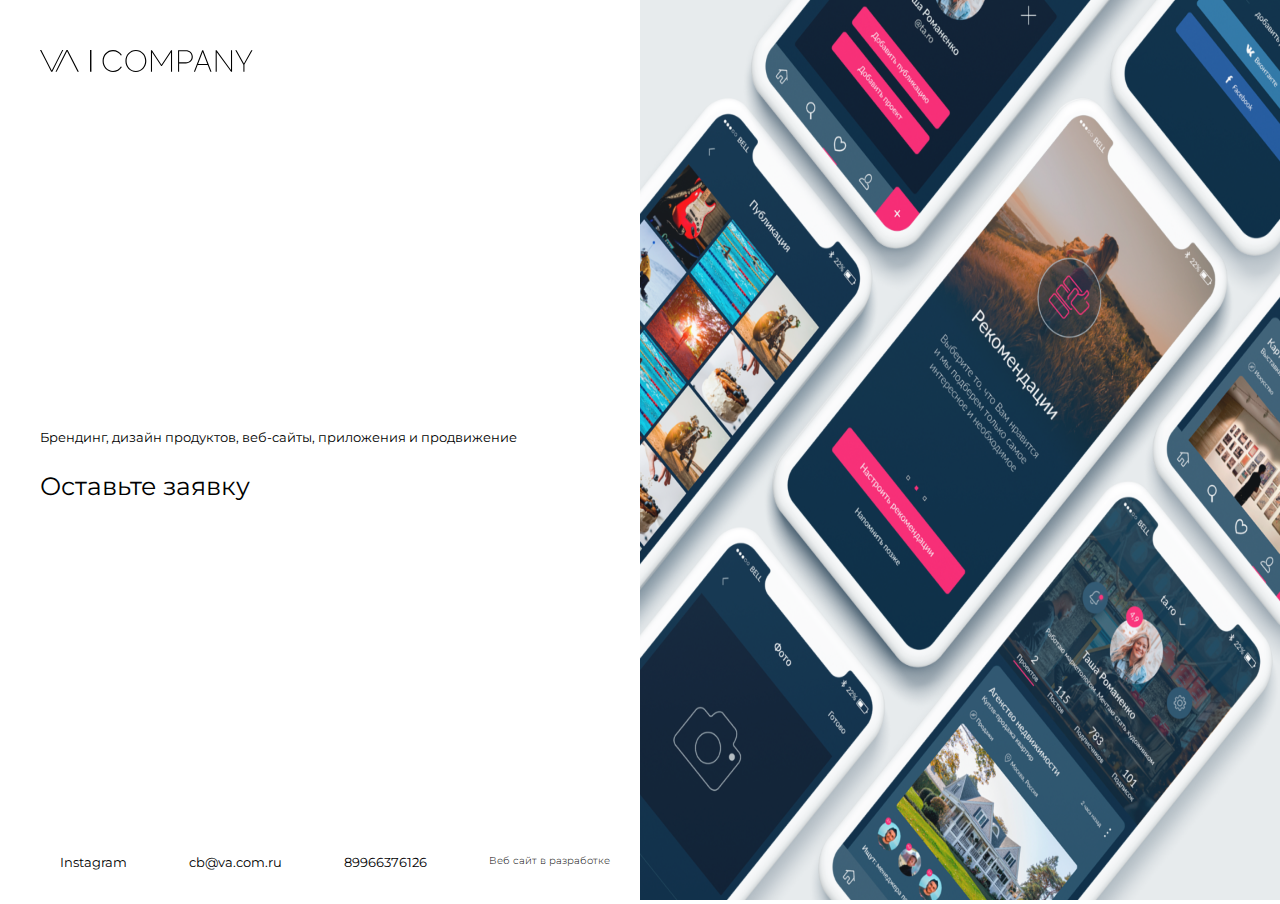
<file: index.html>
<!DOCTYPE html>
<html lang="en">
<head>
  <meta charset="UTF-8">
  <meta name="viewport" content="width=device-width, initial-scale=1.0">
  <meta name="yandex-verification" content="0cf9a3268533f971" />
  <link href="https://fonts.googleapis.com/css2?family=Montserrat:wght@300;400&display=swap" rel="stylesheet">
  <link rel="stylesheet" href="./style.css">
  <link rel="shortcut icon" href="./img/icon.png" type="image/x-icon">
  <title>Va Company</title>

  <!-- Global site tag (gtag.js) - Google Analytics -->
<script async src="https://www.googletagmanager.com/gtag/js?id=UA-179018026-1"></script>
<script>
  window.dataLayer = window.dataLayer || [];
  function gtag(){dataLayer.push(arguments);}
  gtag('js', new Date());

  gtag('config', 'UA-179018026-1');
</script>

<!-- Facebook Pixel Code -->
<script>
  !function(f,b,e,v,n,t,s)
  {if(f.fbq)return;n=f.fbq=function(){n.callMethod?
  n.callMethod.apply(n,arguments):n.queue.push(arguments)};
  if(!f._fbq)f._fbq=n;n.push=n;n.loaded=!0;n.version='2.0';
  n.queue=[];t=b.createElement(e);t.async=!0;
  t.src=v;s=b.getElementsByTagName(e)[0];
  s.parentNode.insertBefore(t,s)}(window, document,'script',
  'https://connect.facebook.net/en_US/fbevents.js');
  fbq('init', '363899581459959');
  fbq('track', 'PageView');
  </script>
  <noscript><img height="1" width="1" style="display:none"
  src="https://www.facebook.com/tr?id=363899581459959&ev=PageView&noscript=1"
  /></noscript>
  <!-- End Facebook Pixel Code -->
  
 <!-- Yandex.Metrika counter -->
 <script type="text/javascript" >
  (function(m,e,t,r,i,k,a){m[i]=m[i]||function(){(m[i].a=m[i].a||[]).push(arguments)};
  m[i].l=1*new Date();k=e.createElement(t),a=e.getElementsByTagName(t)[0],k.async=1,k.src=r,a.parentNode.insertBefore(k,a)})
  (window, document, "script", "https://mc.yandex.ru/metrika/tag.js", "ym");

  ym(67648938, "init", {
       clickmap:true,
       trackLinks:true,
       accurateTrackBounce:true,
       webvisor:true
  });
</script>
<noscript><div><img src="https://mc.yandex.ru/watch/67648938" style="position:absolute; left:-9999px;" alt="" /></div></noscript>
<!-- /Yandex.Metrika counter -->

<!-- Google Tag Manager -->
<script>(function(w,d,s,l,i){w[l]=w[l]||[];w[l].push({'gtm.start':
  new Date().getTime(),event:'gtm.js'});var f=d.getElementsByTagName(s)[0],
  j=d.createElement(s),dl=l!='dataLayer'?'&l='+l:'';j.async=true;j.src=
  'https://www.googletagmanager.com/gtm.js?id='+i+dl;f.parentNode.insertBefore(j,f);
  })(window,document,'script','dataLayer','GTM-W8Q784C');</script>
  <!-- End Google Tag Manager -->
</head>
<body>
<!-- Google Tag Manager (noscript) -->
<noscript><iframe src="https://www.googletagmanager.com/ns.html?id=GTM-W8Q784C"
  height="0" width="0" style="display:none;visibility:hidden"></iframe></noscript>
  <!-- End Google Tag Manager (noscript) -->
 


<div id="app">
  <div class="text">
    <a href="/" class="logo">
      <img src="./img/logo.svg" alt="logo">
      <p class="website">Веб сайт в разработке</p>
    </a>
    

    <div class="center">
      <p class="subtitle">
        Брендинг, дизайн продуктов, веб-сайты, приложения и продвижение   
      </p>
      <a href="#" class="lid">Оставьте заявку</a>
    </div>

    <form action="telegram.php"  method="POST" class="form">
      <input type="text" placeholder="Ваше имя*"  name="user_name" required>
      <input type="tel"   name="user_phone" placeholder="Телефон*" required>
      <input type="email"   name="user_email" placeholder="E-mail*" required>
      <textarea  name="user_comment" rows="5" placeholder = "Коментарий"></textarea>
      <button type="submit">Отправить</button>
      <p class="personal-data">Нажимая на кнопку “Отправить”, вы даете <a href="https://drive.google.com/file/d/1qzpnR6MOEmrTNtB9JPRGRR_khGWseoOy/view?usp=sharing"> согласие на обработку персональных данных</a></p>
    </form>
   
    
    <div class="footer">
      <a href="https://www.instagram.com/va.com.ru/?hl=ru" class="insta">Instagram</a>
      <a href="mailto:cb@va.com.ru" class="email">cb@va.com.ru</a>
      <a href="tel:+79966376126" class="tel">89966376126</a>
      <span >Веб сайт в разработке</span>
    </div>

    
  </div>

  <div class="image">
    <img src="./img/мокап 2.png" alt="img">
  </div>

</div>
<script src="https://ajax.googleapis.com/ajax/libs/jquery/2.1.1/jquery.min.js"></script>
<script src="./script.js"></script>
</body>
</html>
</file>
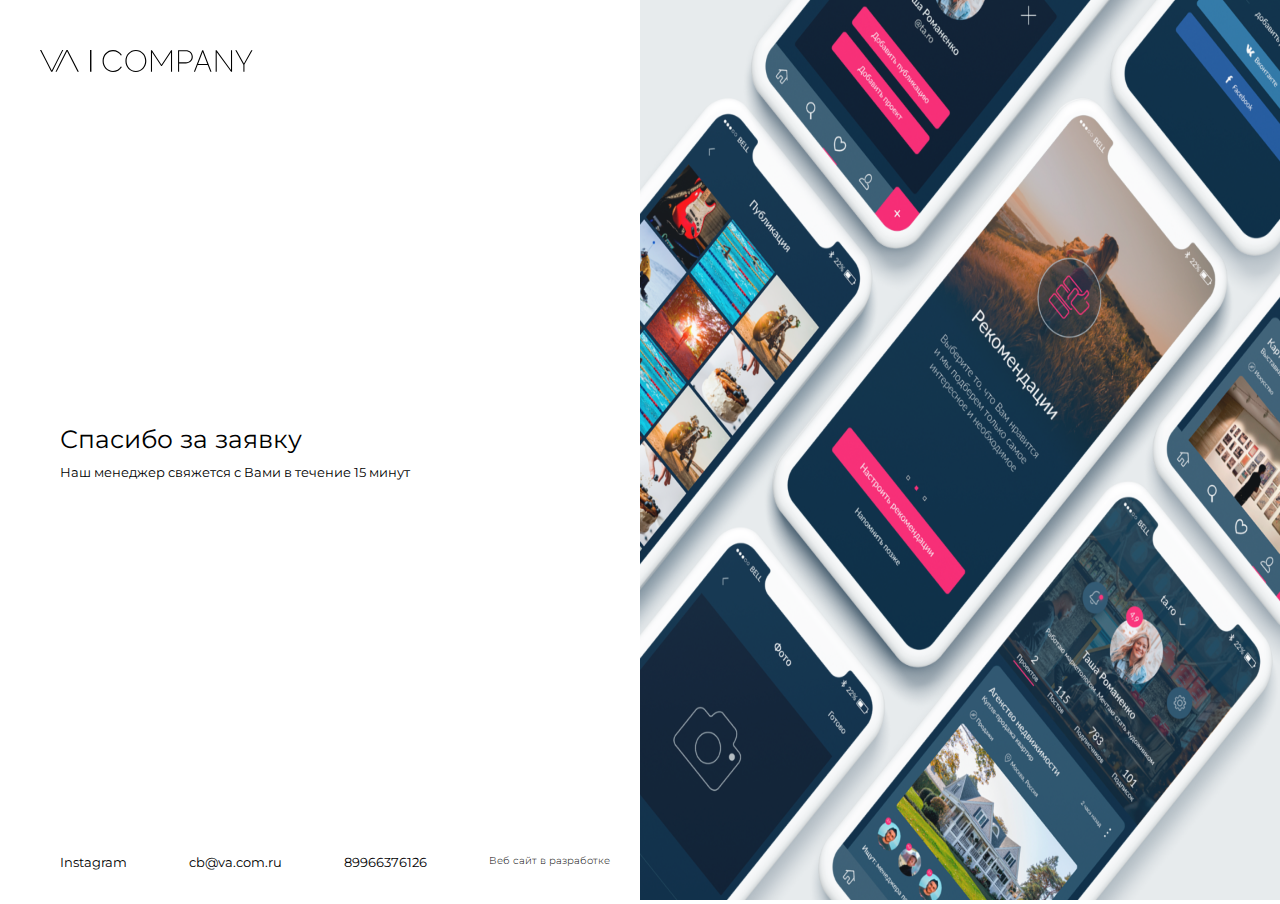
<file: thank-you.html>
<!DOCTYPE html>
<html lang="en">
<head>
  <meta charset="UTF-8">
  <meta name="viewport" content="width=device-width, initial-scale=1.0">
  <link href="https://fonts.googleapis.com/css2?family=Montserrat:wght@300;400&display=swap" rel="stylesheet">
  <link rel="stylesheet" href="./style.css">
  <link rel="shortcut icon" href="./img/icon.png" type="image/x-icon">
  <title>Thank you</title>

  <!-- Global site tag (gtag.js) - Google Analytics -->
<script async src="https://www.googletagmanager.com/gtag/js?id=UA-179018026-1"></script>
<script>
  window.dataLayer = window.dataLayer || [];
  function gtag(){dataLayer.push(arguments);}
  gtag('js', new Date());

  gtag('config', 'UA-179018026-1');
</script>

<!-- Facebook Pixel Code -->
<script>
  !function(f,b,e,v,n,t,s)
  {if(f.fbq)return;n=f.fbq=function(){n.callMethod?
  n.callMethod.apply(n,arguments):n.queue.push(arguments)};
  if(!f._fbq)f._fbq=n;n.push=n;n.loaded=!0;n.version='2.0';
  n.queue=[];t=b.createElement(e);t.async=!0;
  t.src=v;s=b.getElementsByTagName(e)[0];
  s.parentNode.insertBefore(t,s)}(window, document,'script',
  'https://connect.facebook.net/en_US/fbevents.js');
  fbq('init', '363899581459959');
  fbq('track', 'PageView');
  </script>
  <noscript><img height="1" width="1" style="display:none"
  src="https://www.facebook.com/tr?id=363899581459959&ev=PageView&noscript=1"
  /></noscript>
  <!-- End Facebook Pixel Code -->
  
 <!-- Yandex.Metrika counter -->
 <script type="text/javascript" >
  (function(m,e,t,r,i,k,a){m[i]=m[i]||function(){(m[i].a=m[i].a||[]).push(arguments)};
  m[i].l=1*new Date();k=e.createElement(t),a=e.getElementsByTagName(t)[0],k.async=1,k.src=r,a.parentNode.insertBefore(k,a)})
  (window, document, "script", "https://mc.yandex.ru/metrika/tag.js", "ym");

  ym(67648938, "init", {
       clickmap:true,
       trackLinks:true,
       accurateTrackBounce:true,
       webvisor:true
  });
</script>
<noscript><div><img src="https://mc.yandex.ru/watch/67648938" style="position:absolute; left:-9999px;" alt="" /></div></noscript>
<!-- /Yandex.Metrika counter -->
<script>(function(w,d,s,l,i){w[l]=w[l]||[];w[l].push({'gtm.start':
  new Date().getTime(),event:'gtm.js'});var f=d.getElementsByTagName(s)[0],
  j=d.createElement(s),dl=l!='dataLayer'?'&l='+l:'';j.async=true;j.src=
  'https://www.googletagmanager.com/gtm.js?id='+i+dl;f.parentNode.insertBefore(j,f);
  })(window,document,'script','dataLayer','GTM-W8Q784C');</script>

</head>
<body>

  <!-- Google Tag Manager (noscript) -->
<noscript><iframe src="https://www.googletagmanager.com/ns.html?id=GTM-W8Q784C"
  height="0" width="0" style="display:none;visibility:hidden"></iframe></noscript>
  <!-- End Google Tag Manager (noscript) -->

<div id="app">
  <div class="text">
    <a href="/" class="logo">
      <img src="./img/logo.svg" alt="logo">
      <p class="website">Веб сайт в разработке</p>
    </a>
    


    <div class="thanks">
      <h1 class="thanks__titel">Спасибо за заявку</h1>
      <p class="thanks__subtitel">Наш менеджер свяжется с Вами в течение 15 минут</p>
    </div>


    <div class="footer">
      <a href="https://www.instagram.com/va.com.ru/?hl=ru" class="insta">Instagram</a>
      <a href="mailto:cb@va.com.ru" class="email">cb@va.com.ru</a>
      <a href="tel:+79966376126" class="tel">89966376126</a>
      <span >Веб сайт в разработке</span>
    </div>

    
  </div>

  <div class="image">
    <img src="./img/мокап 2.png" alt="img">
  </div>

</div>
<script src="https://ajax.googleapis.com/ajax/libs/jquery/2.1.1/jquery.min.js"></script>
<script src="./script.js"></script>
</body>
</html>
</file>
<file: style.css>
* {
  box-sizing: border-box;
  padding: 0;
  margin: 0;
}
li {
  list-style: none;
}

a {
  text-decoration: none;
}
body {
  font-family: 'Montserrat', sans-serif;
  font-size: 16px;
}
#app {
  height: 100vh;
  display: -webkit-box;      /* OLD - iOS 6-, Safari 3.1-6 */
  display: -moz-box;         /* OLD - Firefox 19- (buggy but mostly works) */
  display: -ms-flexbox;      /* TWEENER - IE 10 */
  display: -webkit-flex;     /* NEW - Chrome */
  display: flex;             /* NEW, Spec - Opera 12.1, Firefox 20+ */
  
}

.text {
  height: 100vh;
  width: 50%;
  display: -webkit-box;      /* OLD - iOS 6-, Safari 3.1-6 */
  display: -moz-box;         /* OLD - Firefox 19- (buggy but mostly works) */
  display: -ms-flexbox;      /* TWEENER - IE 10 */
  display: -webkit-flex;     /* NEW - Chrome */
  display: flex;             /* NEW, Spec - Opera 12.1, Firefox 20+ */
  
  flex-direction: column;
  justify-content: space-between;
 
}

.image {
  height: 100vh;
  width: 50%;
  
}

.image img {
  height: 100vh;
  width: 100%;
}

.logo {
  margin: 50px 0 0 60px;
}
.logo p {
  padding-top: 10px;
  color: black;
  font-size: 12px;
  display: none;
}

.center{
  padding-left: 60px;
}
.thanks {
  padding-left: 60px;
  display: block;
}

.thanks__subtitel {
  padding-top: 10px;
} 

.subtitle, .thanks__subtitel {
  font-size: 18px;
  font-weight: 400;
  padding-bottom: 26px;
  padding-right: 8px;
}

.lid, .thanks__titel  {
  font-size: 36px;
  font-weight: 400;
  color: black;
}



.footer {
  padding: 0px 30px 30px 60px;
  display: -webkit-box;      /* OLD - iOS 6-, Safari 3.1-6 */
  display: -moz-box;         /* OLD - Firefox 19- (buggy but mostly works) */
  display: -ms-flexbox;      /* TWEENER - IE 10 */
  display: -webkit-flex;     /* NEW - Chrome */
  display: flex;             /* NEW, Spec - Opera 12.1, Firefox 20+ */
  
  justify-content: space-between; 

}
.footer a {
  color: black;
  font-size: 16px;
}

.footer span {
 font-size: 13px;
 font-weight: 300;
}

.form {
  margin-left: 60px;
  display: block;
  width: 80%;

}

.form input, .form button, .form textarea{
  width: 100%;
  padding: 10px;
  margin-bottom: 18px;
  border-radius: 10px;
  font-family: sans-serif;
  outline: 0;
}

.form input, .form textarea {
  border: 0.4px solid #000000;
}

.form textarea {
  resize: none;
  margin-bottom: 20px;
  color: rgba(0, 0, 0, 0.5);
  font-family: sans-serif;
}

textarea::placeholder {
  color: rgba(0, 0, 0, 0.5);
}

.form button {
  outline: none;
  background: transparent;
  border: 1.2px solid black;
  color: black;
  border: 2px solid #000000;
}
.form button:hover {
  background-color: black;
  color: white;
}

.personal-data {
  font-weight: 300;
  font-size: 11px;
  text-align: center;
  line-height: 15px;
  letter-spacing: -0.015em;
  color: #000000;
}

.personal-data  a {
  color: black;
  text-decoration: underline;
  font-weight: 400;
}

.footer a:hover {
  text-decoration: underline;
}
.footer span {
  font-size: 13px;
}

.blackZone {
  color: red !important;
}
#hello {
  display: block;
}

@media screen and (max-width: 1380px) {
  .subtitle, .thanks__subtitel {
    font-size: 13px;
  }
  .lid , .thanks__titel {
    font-size: 25px;
  }
}


@media screen and (max-width: 1280px) {
  .logo, .center, .form, .footer .thanks{
    margin-left: 20px;
    padding-left: 20px;
  }
  .footer a {
    font-size: 13px;
  }
  .footer span {
    font-size: 10px;
  }
}

@media screen and (max-width: 1024px) {
  .form {
    width: 90%;
  }
  .footer span {
    display: none;
  }
  .logo p {
    display: block;
  }
  .logo, .center, .form, .footer, .thanks {
    margin-left: 10px;
    padding-left: 10px;
  }
}

@media screen and (max-width: 768px) {
  .footer {
    flex-wrap: wrap;
    margin: 10px;
  }
 
}
@media screen and (max-width: 700px) {
  #app {
    -webkit-box-orient: vertical;
        -webkit-box-direction: normal;
        -webkit-flex-direction: column;
        -ms-flex-direction: column;
        flex-direction: column;
        height: auto;
  }
  .image, .text {
    width: 100%;
  }
  .center ,.thanks {
    padding: 50px 0 50px 10px;
  }
  .lid, .thanks__titel {
    font-size: 24px;
  }
  .footer {
    padding: 10px;
  }
  .image, .image img, .text {
    height: auto;
  }
 
  .subtitle , .thanks__subtitel{
    font-size: 11px;
    padding-bottom: 11px;
  }
  
}

@media screen and (max-width: 380px) {
  .footer a {
    padding: 5px 0 5px 0;
  }
}
</file>
